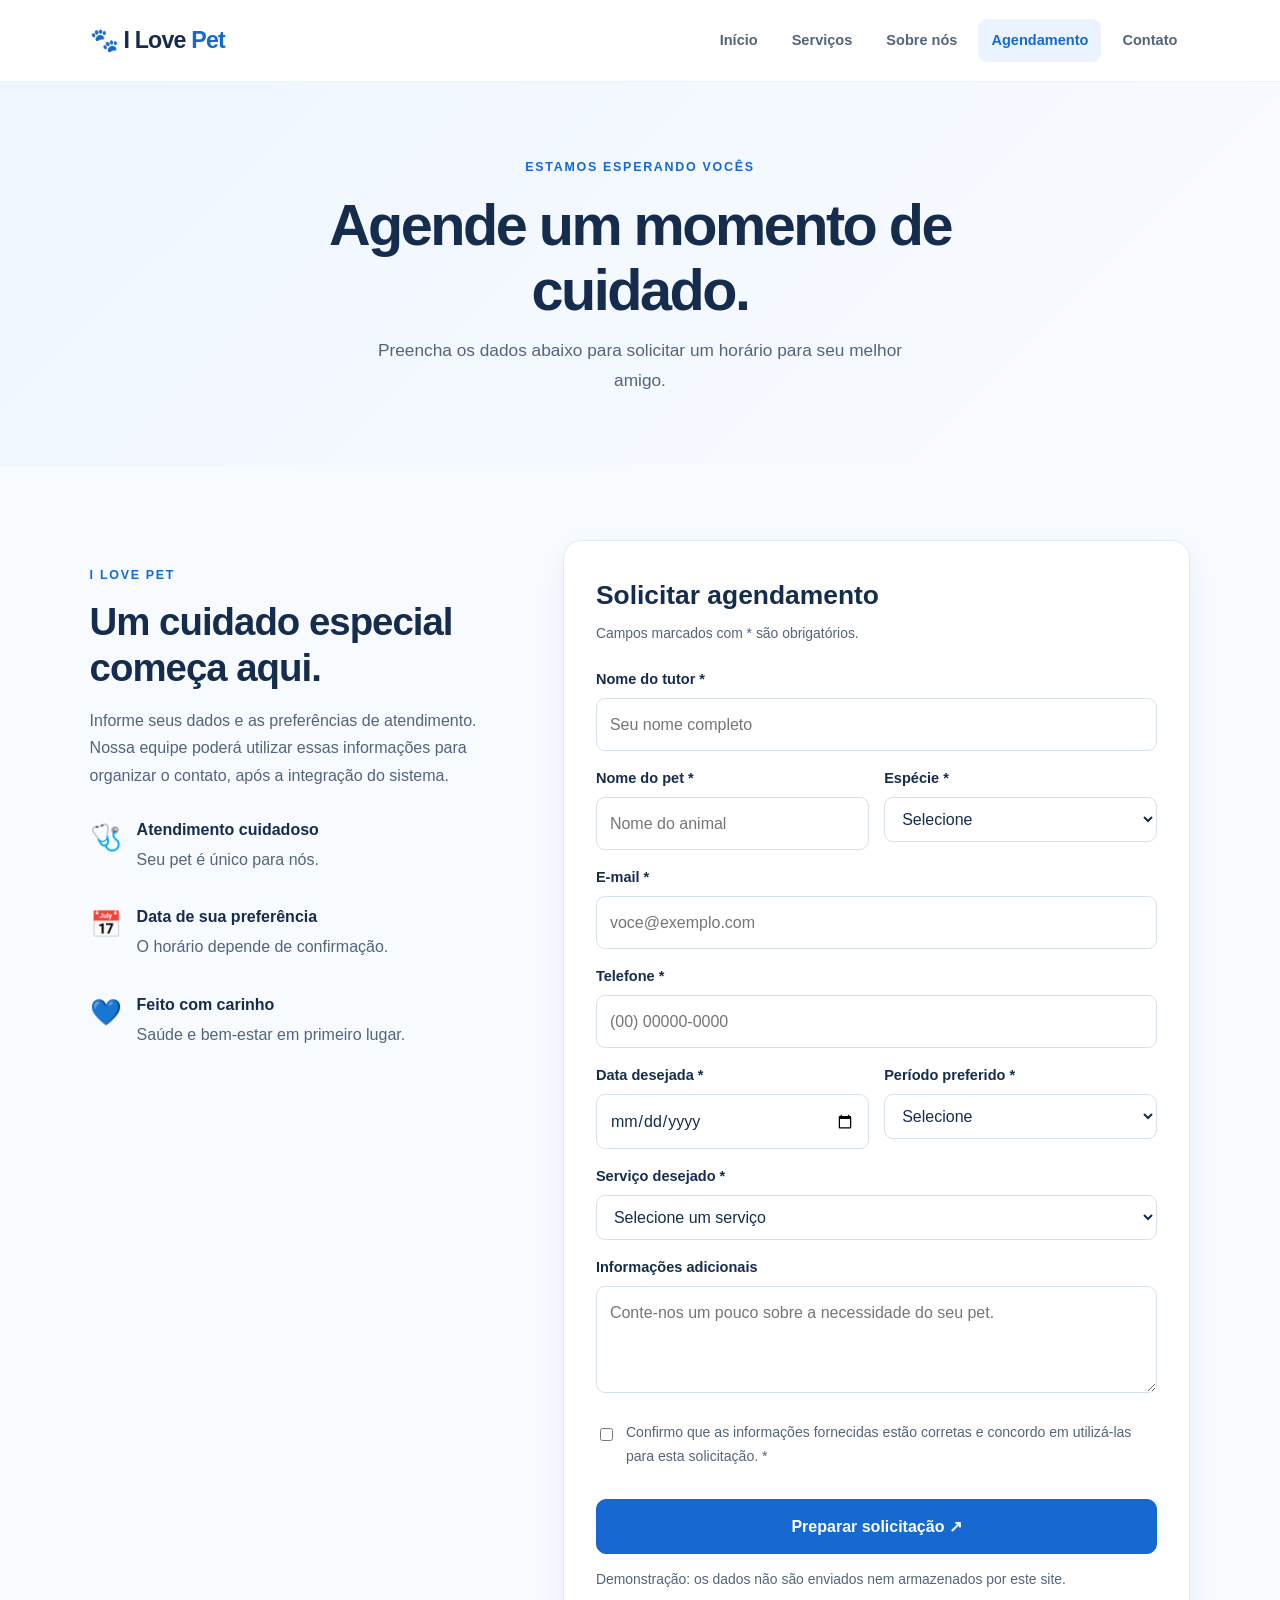
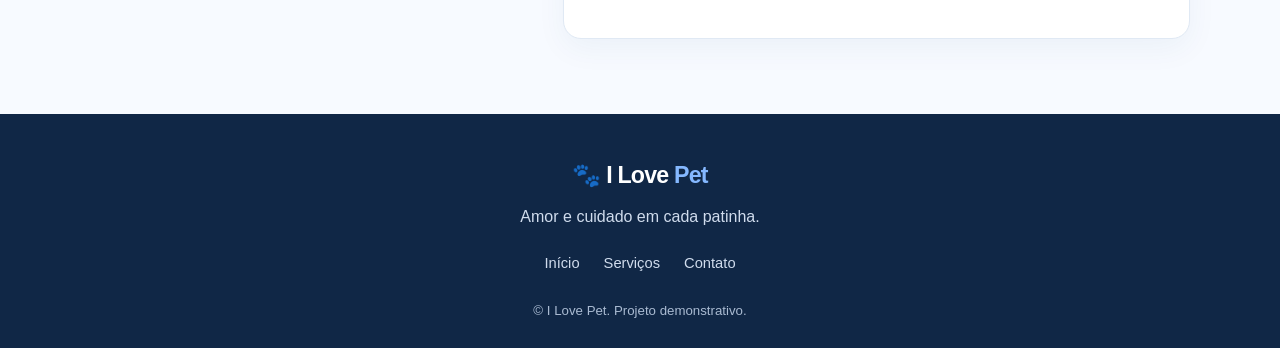
<file: agendamento.html>
<!DOCTYPE html>
<html lang="pt-BR">
<head>
  <meta charset="UTF-8">
  <meta name="viewport" content="width=device-width, initial-scale=1.0">
  <title>Agendamento | I Love Pet</title>
  <link rel="stylesheet" href="estilo.css">
  <script src="script.js" defer></script>
</head>
<body>
  <header class="header">
    <a class="logo" href="index.html">🐾 I Love <span>Pet</span></a>
    <button class="menu-toggle" aria-label="Abrir menu" aria-expanded="false">☰</button>
    <nav class="nav">
      <a href="index.html">Início</a><a href="servicos.html">Serviços</a>
      <a href="sobre nos.html">Sobre nós</a><a class="active" href="agendamento.html">Agendamento</a><a href="contato.html">Contato</a>
    </nav>
  </header>

  <main>
    <section class="page-hero">
      <span class="eyebrow">Estamos esperando vocês</span>
      <h1>Agende um momento de cuidado.</h1>
      <p>Preencha os dados abaixo para solicitar um horário para seu melhor amigo.</p>
    </section>

    <section class="section form-section">
      <div class="form-info">
        <span class="eyebrow">I Love Pet</span>
        <h2>Um cuidado especial começa aqui.</h2>
        <p>Informe seus dados e as preferências de atendimento. Nossa equipe poderá utilizar essas informações para organizar o contato, após a integração do sistema.</p>
        <div class="info-item"><span>🩺</span><div><strong>Atendimento cuidadoso</strong><p>Seu pet é único para nós.</p></div></div>
        <div class="info-item"><span>📅</span><div><strong>Data de sua preferência</strong><p>O horário depende de confirmação.</p></div></div>
        <div class="info-item"><span>💙</span><div><strong>Feito com carinho</strong><p>Saúde e bem-estar em primeiro lugar.</p></div></div>
      </div>

      <form class="form-card" id="booking-form">
        <h2>Solicitar agendamento</h2>
        <p class="form-description">Campos marcados com * são obrigatórios.</p>

        <label for="tutor">Nome do tutor *</label>
        <input id="tutor" name="tutor" type="text" autocomplete="name" required placeholder="Seu nome completo">

        <div class="form-row">
          <div><label for="pet">Nome do pet *</label><input id="pet" name="pet" required placeholder="Nome do animal"></div>
          <div><label for="especie">Espécie *</label>
            <select id="especie" name="especie" required>
              <option value="">Selecione</option><option>Cachorro</option><option>Gato</option><option>Outro</option>
            </select>
          </div>
        </div>

        <label for="email">E-mail *</label>
        <input id="email" name="email" type="email" autocomplete="email" required placeholder="voce@exemplo.com">

        <label for="telefone">Telefone *</label>
        <input id="telefone" name="telefone" type="tel" autocomplete="tel" required placeholder="(00) 00000-0000">

        <div class="form-row">
          <div><label for="data">Data desejada *</label><input id="data" name="data" type="date" required></div>
          <div><label for="horario">Período preferido *</label>
            <select id="horario" name="horario" required>
              <option value="">Selecione</option><option>Manhã</option><option>Tarde</option><option>Indiferente</option>
            </select>
          </div>
        </div>

        <label for="servico">Serviço desejado *</label>
        <select id="servico" name="servico" required>
          <option value="">Selecione um serviço</option>
          <option>Consulta veterinária</option><option>Vacinação</option>
          <option>Exames laboratoriais</option><option>Saúde bucal</option>
          <option>Orientação nutricional</option><option>Acompanhamento preventivo</option>
          <option>Outro</option>
        </select>

        <label for="mensagem">Informações adicionais</label>
        <textarea id="mensagem" name="mensagem" rows="3" placeholder="Conte-nos um pouco sobre a necessidade do seu pet."></textarea>

        <label class="check-label"><input type="checkbox" id="consentimento" required> Confirmo que as informações fornecidas estão corretas e concordo em utilizá-las para esta solicitação. *</label>

        <button class="btn btn-full" type="submit">Preparar solicitação ↗</button>
        <div id="booking-result" class="form-result" role="status" aria-live="polite" hidden></div>
        <p class="form-footnote">Demonstração: os dados não são enviados nem armazenados por este site.</p>
      </form>
    </section>
  </main>

  <footer class="footer">
    <a class="logo logo-light" href="index.html">🐾 I Love <span>Pet</span></a>
    <p>Amor e cuidado em cada patinha.</p>
    <div class="footer-links"><a href="index.html">Início</a><a href="servicos.html">Serviços</a><a href="contato.html">Contato</a></div>
    <small>© <span id="year"></span> I Love Pet. Projeto demonstrativo.</small>
  </footer>
</body>
</html>
</file>
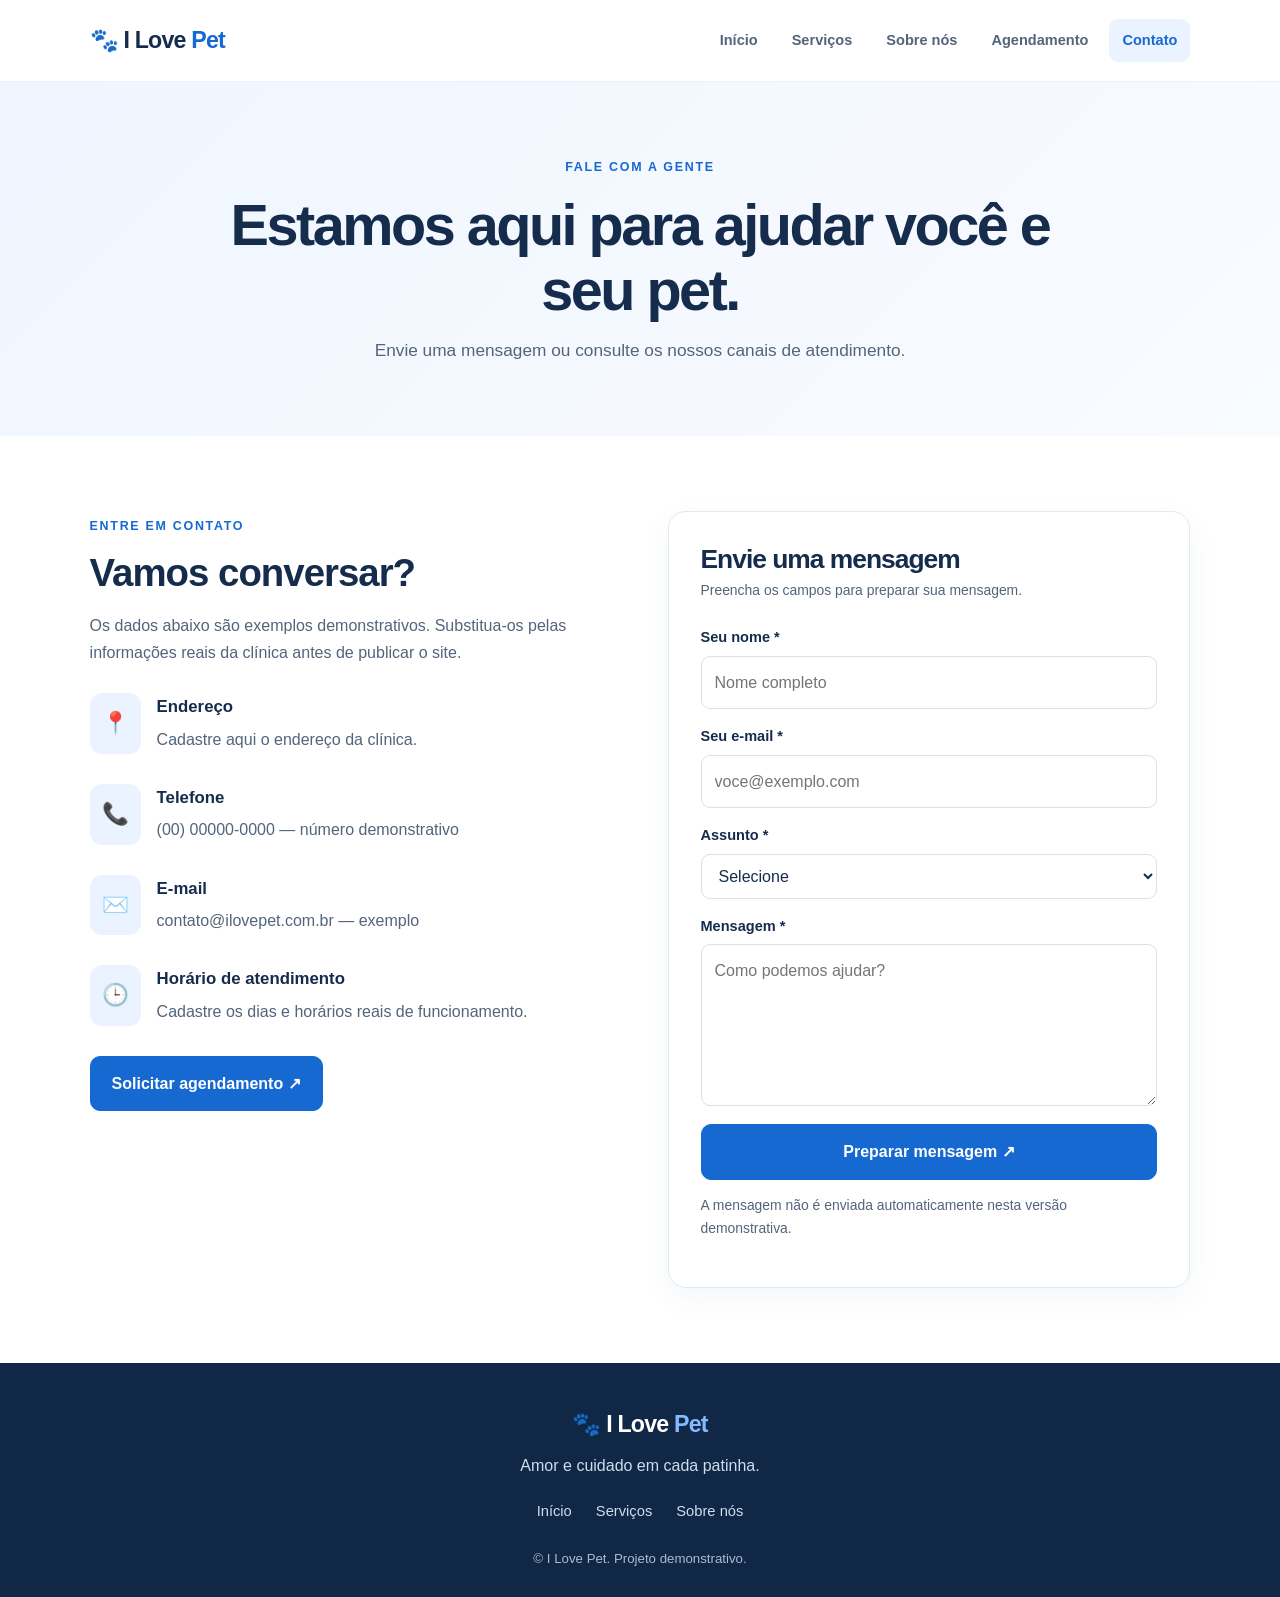
<file: contato.html>
<!DOCTYPE html>
<html lang="pt-BR">
<head>
  <meta charset="UTF-8">
  <meta name="viewport" content="width=device-width, initial-scale=1.0">
  <title>Contato | I Love Pet</title>
  <link rel="stylesheet" href="estilo.css">
  <script src="script.js" defer></script>
</head>
<body>
  <header class="header">
    <a class="logo" href="index.html">🐾 I Love <span>Pet</span></a>
    <button class="menu-toggle" aria-label="Abrir menu" aria-expanded="false">☰</button>
    <nav class="nav">
      <a href="index.html">Início</a><a href="servicos.html">Serviços</a>
      <a href="sobre nos.html">Sobre nós</a><a href="agendamento.html">Agendamento</a><a class="active" href="contato.html">Contato</a>
    </nav>
  </header>

  <main>
    <section class="page-hero">
      <span class="eyebrow">Fale com a gente</span>
      <h1>Estamos aqui para ajudar você e seu pet.</h1>
      <p>Envie uma mensagem ou consulte os nossos canais de atendimento.</p>
    </section>

    <section class="section contact-layout">
      <div>
        <span class="eyebrow">Entre em contato</span>
        <h2>Vamos conversar?</h2>
        <p class="muted">Os dados abaixo são exemplos demonstrativos. Substitua-os pelas informações reais da clínica antes de publicar o site.</p>

        <div class="contact-card">
          <span class="contact-icon">📍</span><div><h3>Endereço</h3><p>Cadastre aqui o endereço da clínica.</p></div>
        </div>
        <div class="contact-card">
          <span class="contact-icon">📞</span><div><h3>Telefone</h3><p>(00) 00000-0000 — número demonstrativo</p></div>
        </div>
        <div class="contact-card">
          <span class="contact-icon">✉️</span><div><h3>E-mail</h3><p>contato@ilovepet.com.br — exemplo</p></div>
        </div>
        <div class="contact-card">
          <span class="contact-icon">🕒</span><div><h3>Horário de atendimento</h3><p>Cadastre os dias e horários reais de funcionamento.</p></div>
        </div>

        <a class="btn" href="agendamento.html">Solicitar agendamento ↗</a>
      </div>

      <form class="form-card" id="contact-form">
        <h2>Envie uma mensagem</h2>
        <p class="form-description">Preencha os campos para preparar sua mensagem.</p>
        <label for="nome-contato">Seu nome *</label>
        <input id="nome-contato" name="nome" required autocomplete="name" placeholder="Nome completo">

        <label for="email-contato">Seu e-mail *</label>
        <input id="email-contato" name="email" type="email" required autocomplete="email" placeholder="voce@exemplo.com">

        <label for="assunto">Assunto *</label>
        <select id="assunto" name="assunto" required>
          <option value="">Selecione</option>
          <option>Dúvidas sobre serviços</option><option>Agendamento</option>
          <option>Informações gerais</option><option>Outro assunto</option>
        </select>

        <label for="mensagem-contato">Mensagem *</label>
        <textarea id="mensagem-contato" name="mensagem" rows="5" required placeholder="Como podemos ajudar?"></textarea>

        <button class="btn btn-full" type="submit">Preparar mensagem ↗</button>
        <div id="contact-result" class="form-result" role="status" aria-live="polite" hidden></div>
        <p class="form-footnote">A mensagem não é enviada automaticamente nesta versão demonstrativa.</p>
      </form>
    </section>
  </main>

  <footer class="footer">
    <a class="logo logo-light" href="index.html">🐾 I Love <span>Pet</span></a>
    <p>Amor e cuidado em cada patinha.</p>
    <div class="footer-links"><a href="index.html">Início</a><a href="servicos.html">Serviços</a><a href="sobre.html">Sobre nós</a></div>
    <small>© <span id="year"></span> I Love Pet. Projeto demonstrativo.</small>
  </footer>
</body>
</html>
</file>
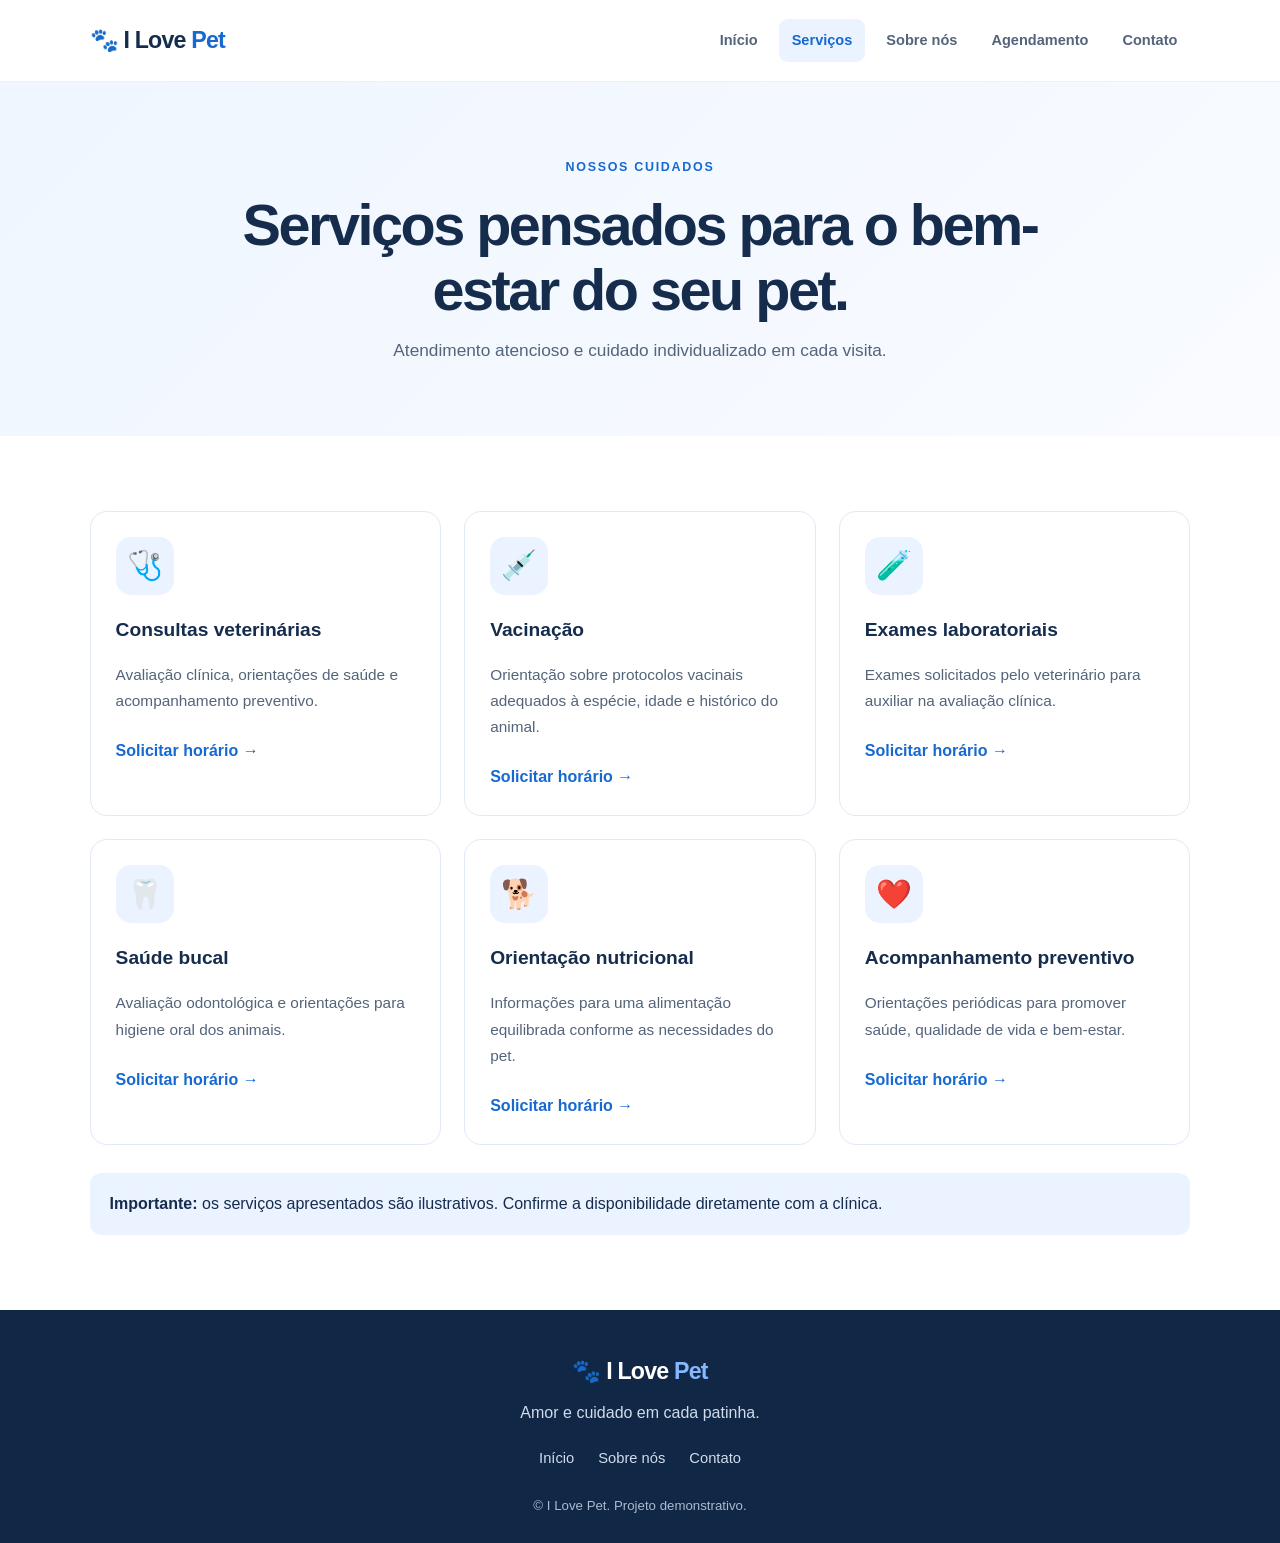
<file: servicos.html>
<!DOCTYPE html>
<html lang="pt-BR"></html>
<head>
  <meta charset="UTF-8">
  <meta name="viewport" content="width=device-width, initial-scale=1.0">
  <title>Agendamento | I Love Pet</title>
  <link rel="stylesheet" href="estilo.css">
  <script src="script.js" defer></script>
</head>
<body>
  <header class="header">
    <a class="logo" href="index.html">🐾 I Love <span>Pet</span></a>
    <button class="menu-toggle" aria-label="Abrir menu" aria-expanded="false">☰</button>
    <nav class="nav">
      <a href="index.html">Início</a><a class="active" href="servicos.html">Serviços</a>
      <a href="sobre nos.html">Sobre nós</a><a href="agendamento.html">Agendamento</a><a href="contato.html">Contato</a>
    </nav>
  </header>

  <main>
    <section class="page-hero">
      <span class="eyebrow">Nossos cuidados</span>
      <h1>Serviços pensados para o bem-estar do seu pet.</h1>
      <p>Atendimento atencioso e cuidado individualizado em cada visita.</p>
    </section>

    <section class="section">
      <div class="cards service-cards">
        <article class="card"><div class="card-icon">🩺</div><h3>Consultas veterinárias</h3><p>Avaliação clínica, orientações de saúde e acompanhamento preventivo.</p><a class="text-link" href="agendamento.html">Solicitar horário →</a></article>
        <article class="card"><div class="card-icon">💉</div><h3>Vacinação</h3><p>Orientação sobre protocolos vacinais adequados à espécie, idade e histórico do animal.</p><a class="text-link" href="agendamento.html">Solicitar horário →</a></article>
        <article class="card"><div class="card-icon">🧪</div><h3>Exames laboratoriais</h3><p>Exames solicitados pelo veterinário para auxiliar na avaliação clínica.</p><a class="text-link" href="agendamento.html">Solicitar horário →</a></article>
        <article class="card"><div class="card-icon">🦷</div><h3>Saúde bucal</h3><p>Avaliação odontológica e orientações para higiene oral dos animais.</p><a class="text-link" href="agendamento.html">Solicitar horário →</a></article>
        <article class="card"><div class="card-icon">🐕</div><h3>Orientação nutricional</h3><p>Informações para uma alimentação equilibrada conforme as necessidades do pet.</p><a class="text-link" href="agendamento.html">Solicitar horário →</a></article>
        <article class="card"><div class="card-icon">❤️</div><h3>Acompanhamento preventivo</h3><p>Orientações periódicas para promover saúde, qualidade de vida e bem-estar.</p><a class="text-link" href="agendamento.html">Solicitar horário →</a></article>
      </div>
      <div class="notice"><strong>Importante:</strong> os serviços apresentados são ilustrativos. Confirme a disponibilidade diretamente com a clínica.</div>
    </section>
  </main>

  <footer class="footer">
    <a class="logo logo-light" href="index.html">🐾 I Love <span>Pet</span></a>
    <p>Amor e cuidado em cada patinha.</p>
    <div class="footer-links"><a href="index.html">Início</a><a href="sobre.html">Sobre nós</a><a href="contato.html">Contato</a></div>
    <small>© <span id="year"></span> I Love Pet. Projeto demonstrativo.</small>
  </footer>
</body>
</html>
</file>
<file: estilo.css>
/* I LOVE PET — identidade visual */

:root {
  --blue: #1769d2;
  --blue-dark: #104a9b;
  --blue-light: #eaf3ff;
  --navy: #152c4d;
  --text: #53647b;
  --white: #ffffff;
  --bg: #f7faff;
  --border: #e0e9f4;
  --shadow: 0 14px 40px rgba(27, 70, 125, .09);
}
* { box-sizing: border-box; }

html { scroll-behavior: smooth; }

body {
  margin: 0;
  font-family: Inter, "Segoe UI", Arial, sans-serif;
  color: var(--navy);
  background: var(--white);
  line-height: 1.7;
}

img { max-width: 100%; display: block; }

a { color: inherit; text-decoration: none; }

button, input, select, textarea { font: inherit; }

button, a { -webkit-tap-highlight-color: transparent; }

a:focus-visible, button:focus-visible,
input:focus-visible, select:focus-visible,
textarea:focus-visible {
  outline: 3px solid #82b5ff;
  outline-offset: 3px;
}

.header {
  min-height: 82px;
  padding: 15px 7%;
  display: flex;
  align-items: center;
  justify-content: space-between;
  gap: 24px;
  background: white;
  border-bottom: 1px solid #edf1f7;
  position: sticky;
  top: 0;
  z-index: 20;
}

.logo {
  font-size: 1.45rem;
  font-weight: 850;
  letter-spacing: -.8px;
  white-space: nowrap;
}

.logo span { color: var(--blue); }

.nav {
  display: flex;
  align-items: center;
  gap: 8px;
}

.nav a {
  padding: 9px 13px;
  border-radius: 9px;
  font-size: .91rem;
  font-weight: 650;
  color: #53647b;
  transition: .2s;
}

.nav a:hover, .nav a.active {
  color: var(--blue);
  background: var(--blue-light);
}

.menu-toggle {
  display: none;
  border: 0;
  background: var(--blue-light);
  color: var(--blue-dark);
  border-radius: 9px;
  padding: 8px 13px;
  font-size: 1.4rem;
  cursor: pointer;
}

.hero {
  padding: 75px 7%;
  display: grid;
  grid-template-columns: 1.05fr .95fr;
  align-items: center;
  gap: 55px;
  background: linear-gradient(120deg, #f5f9ff, #fff 72%);
}

.hero-content { max-width: 620px; }

.eyebrow {
  display: inline-block;
  color: var(--blue);
  font-size: .78rem;
  font-weight: 800;
  letter-spacing: 1.7px;
  text-transform: uppercase;
}

.hero h1, .page-hero h1 {
  font-size: clamp(2.5rem, 5vw, 4.25rem);
  letter-spacing: -2.5px;
  line-height: 1.12;
  margin: 17px 0;
}

.hero h1 span { color: var(--blue); }

.hero-content > p, .page-hero > p {
  color: var(--text);
  font-size: 1.08rem;
  max-width: 560px;
}

.hero-actions {
  display: flex;
  gap: 13px;
  flex-wrap: wrap;
  margin-top: 28px;
}

.btn {
  display: inline-flex;
  justify-content: center;
  align-items: center;
  gap: 8px;
  border: 1px solid var(--blue);
  border-radius: 10px;
  background: var(--blue);
  color: white;
  padding: 13px 21px;
  font-weight: 750;
  cursor: pointer;
  transition: background .2s, transform .2s;
}

.btn:hover {
  background: var(--blue-dark);
  transform: translateY(-2px);
}

.btn-outline {
  background: white;
  color: var(--blue);
}

.btn-outline:hover { color: white; }

.btn-white {
  background: white;
  color: var(--blue-dark);
  border-color: white;
  white-space: nowrap;
}

.btn-white:hover {
  background: #eaf3ff;
  color: var(--blue-dark);
}

.btn-full { width: 100%; margin-top: 10px; }

.trust {
  color: var(--text);
  margin-top: 26px;
  font-size: .88rem;
}

.trust span { color: var(--blue); font-size: 1.3rem; }

.hero-image { position: relative; }

.hero-image > img {
  width: 100%;
  height: 490px;
  object-fit: cover;
  border-radius: 28px;
  box-shadow: var(--shadow);
}

.image-note {
  display: flex;
  align-items: center;
  gap: 13px;
  position: absolute;
  bottom: 22px;
  left: -25px;
  background: white;
  padding: 14px 20px;
  border-radius: 14px;
  box-shadow: var(--shadow);
}

.image-note > span { font-size: 1.8rem; }
.image-note strong, .image-note small { display: block; }
.image-note small { color: var(--text); }

.section { padding: 75px 7%; }

.section-heading {
  max-width: 670px;
  margin: 0 auto 38px;
  text-align: center;
}

.section-heading h2, .about-copy h2,
.form-info h2, .contact-layout h2 {
  font-size: clamp(1.8rem, 3vw, 2.65rem);
  line-height: 1.2;
  letter-spacing: -1px;
  margin: 12px 0;
}

.section-heading p, .muted { color: var(--text); }

.cards {
  display: grid;
  grid-template-columns: repeat(3, minmax(0, 1fr));
  gap: 23px;
}

.card {
  background: white;
  border: 1px solid var(--border);
  border-radius: 17px;
  padding: 28px;
  transition: transform .2s, box-shadow .2s;
}

.card:hover {
  transform: translateY(-5px);
  box-shadow: var(--shadow);
}

.card-icon {
  width: 58px;
  height: 58px;
  display: grid;
  place-items: center;
  border-radius: 15px;
  background: var(--blue-light);
  font-size: 1.8rem;
}

.card h3 { margin: 19px 0 8px; font-size: 1.2rem; }
.card p { color: var(--text); font-size: .96rem; }
.card > a { color: var(--blue); font-weight: 750; }

.cta {
  margin: 15px 7% 75px;
  padding: 40px;
  background: linear-gradient(120deg, var(--blue-dark), var(--blue));
  border-radius: 22px;
  color: white;
  display: flex;
  justify-content: space-between;
  align-items: center;
  gap: 25px;
}

.cta h2 { margin: 8px 0; font-size: clamp(1.6rem, 3vw, 2.3rem); line-height: 1.25; }
.cta p { margin-bottom: 0; color: #e0edff; }
.eyebrow.light { color: #d7e8ff; }

.page-hero {
  padding: 70px 7%;
  text-align: center;
  background: linear-gradient(135deg, #eff6ff, #f9fbff);
}

.page-hero h1 {
  max-width: 850px;
  margin: 14px auto;
  font-size: clamp(2.3rem, 4.5vw, 3.6rem);
}

.page-hero > p { margin: 0 auto; }

.service-cards { grid-template-columns: repeat(3, minmax(0, 1fr)); }
.service-cards .card { padding: 25px; }
.text-link { display: inline-block; margin-top: 8px; }
.notice {
  margin-top: 28px;
  background: var(--blue-light);
  padding: 17px 20px;
  border-radius: 12px;
  color: var(--navy);
}

.about-layout {
  display: grid;
  grid-template-columns: .9fr 1.1fr;
  gap: 55px;
  align-items: center;
}

.about-image img {
  width: 100%;
  min-height: 380px;
  height: 100%;
  max-height: 560px;
  object-fit: cover;
  border-radius: 22px;
}

.about-copy > p { color: var(--text); }

.values {
  display: grid;
  grid-template-columns: repeat(3, 1fr);
  gap: 14px;
  margin: 25px 0;
}

.values > div {
  padding: 14px;
  background: var(--bg);
  border-radius: 12px;
}

.values span { display: block; font-size: 1.4rem; }
.values strong { display: block; margin: 6px 0; }
.values p { margin: 0; font-size: .84rem; color: var(--text); }

.form-section {
  display: grid;
  grid-template-columns: .8fr 1.2fr;
  align-items: start;
  gap: 55px;
  background: var(--bg);
}

.form-info { padding-top: 20px; }
.form-info > p { color: var(--text); }

.info-item {
  display: flex;
  align-items: flex-start;
  gap: 15px;
  margin: 27px 0;
}

.info-item > span { font-size: 1.6rem; }
.info-item strong { display: block; }
.info-item p { margin: 3px 0; color: var(--text); }

.form-card {
  background: white;
  padding: 32px;
  border-radius: 18px;
  border: 1px solid var(--border);
  box-shadow: 0 10px 30px rgba(27, 70, 125, .05);
  min-width: 0;
}

.form-card h2 { margin: 0 0 4px; font-size: 1.65rem; }
.form-description, .form-footnote { color: var(--text); font-size: .87rem; }
.form-description { margin: 0 0 22px; }

.form-card > label:not(.check-label),
.form-row label {
  display: block;
  font-size: .91rem;
  font-weight: 700;
  margin: 15px 0 6px;
}

.form-card input:not([type="checkbox"]),
.form-card select, .form-card textarea {
  width: 100%;
  min-width: 0;
  padding: 12px 13px;
  border: 1px solid #d7e1ee;
  border-radius: 9px;
  background: white;
  color: var(--navy);
}

.form-card textarea { resize: vertical; }

.form-card input:focus, .form-card select:focus,
.form-card textarea:focus { border-color: var(--blue); outline: 2px solid #d9eaff; }

.form-row {
  display: grid;
  grid-template-columns: 1fr 1fr;
  gap: 15px;
}

.form-row > div { min-width: 0; }

.check-label {
  display: flex;
  align-items: flex-start;
  gap: 10px;
  margin: 20px 0;
  font-size: .88rem;
  color: var(--text);
}

.check-label input { margin-top: 7px; flex-shrink: 0; }

.form-result {
  margin-top: 18px;
  padding: 16px;
  border-radius: 10px;
  background: var(--blue-light);
  overflow-wrap: anywhere;
}

.form-result h3 { margin: 0 0 8px; }
.form-result p { margin: 5px 0; }
.form-result button { margin-top: 10px; }
.form-result a { color: var(--blue-dark); font-weight: 750; text-decoration: underline; }

.contact-layout {
  display: grid;
  grid-template-columns: 1fr 1fr;
  gap: 55px;
  align-items: start;
}

.contact-card {
  display: flex;
  gap: 16px;
  margin: 27px 0;
  align-items: flex-start;
}

.contact-icon {
  background: var(--blue-light);
  border-radius: 12px;
  padding: 12px;
  font-size: 1.35rem;
}

.contact-card h3 { margin: 0; font-size: 1.05rem; }
.contact-card p { margin: 4px 0; color: var(--text); overflow-wrap: anywhere; }

.footer {
  background: #102746;
  color: white;
  padding: 42px 7% 25px;
  text-align: center;
}

.logo-light span { color: #85b8ff; }
.footer > p { color: #d0dced; margin: 8px 0 20px; }
.footer-links { display: flex; justify-content: center; flex-wrap: wrap; gap: 24px; margin: 20px 0; }
.footer-links a { color: #d0dced; font-size: .92rem; }
.footer-links a:hover { color: white; }
.footer > small { color: #aabbd2; font-size: .83rem; }

@media (max-width: 1000px) {
  .header { padding-inline: 5%; }
  .nav { gap: 1px; }
  .nav a { padding: 9px 8px; font-size: .84rem; }
  .hero, .section { padding-inline: 5%; }
  .hero { gap: 30px; }
  .hero-image > img { height: 400px; }
  .cards, .service-cards { grid-template-columns: repeat(2, minmax(0, 1fr)); }
  .about-layout, .form-section, .contact-layout { gap: 30px; }
}

@media (max-width: 760px) {
  .header { min-height: 72px; flex-wrap: wrap; }
  .menu-toggle { display: block; }
  .nav {
    display: none;
    width: 100%;
    flex-direction: column;
    align-items: stretch;
    padding: 8px 0 12px;
  }
  .nav.open { display: flex; }
  .nav a { padding: 11px 14px; font-size: .96rem; }
  .hero { grid-template-columns: 1fr; padding-top: 48px; gap: 35px; }
  .hero h1 { letter-spacing: -1.5px; }
  .hero-image { max-width: 570px; width: 100%; margin: 0 auto; }
  .hero-image > img { height: 350px; }
  .image-note { left: 12px; bottom: 12px; }
  .section { padding-block: 52px; }
  .page-hero { padding: 50px 6%; }
  .about-layout, .form-section, .contact-layout { grid-template-columns: 1fr; }
  .about-image img { min-height: 250px; max-height: 380px; }
  .form-info { padding-top: 0; }
  .cta { margin: 0 5% 50px; padding: 28px; flex-direction: column; align-items: flex-start; }
}

@media (max-width: 480px) {
  .logo { font-size: 1.25rem; }
  .hero h1 { font-size: 2.55rem; }
  .hero-actions { flex-direction: column; align-items: stretch; }
  .hero-actions .btn { width: 100%; }
  .hero-image > img { height: 290px; }
  .cards, .service-cards { grid-template-columns: 1fr; }
  .card { padding: 23px; }
  .form-card { padding: 22px 17px; }
  .form-row { grid-template-columns: 1fr; gap: 0; }
  .values { grid-template-columns: 1fr; }
  .cta { padding: 24px 20px; }
  .footer-links { gap: 15px; }
}
</file>
